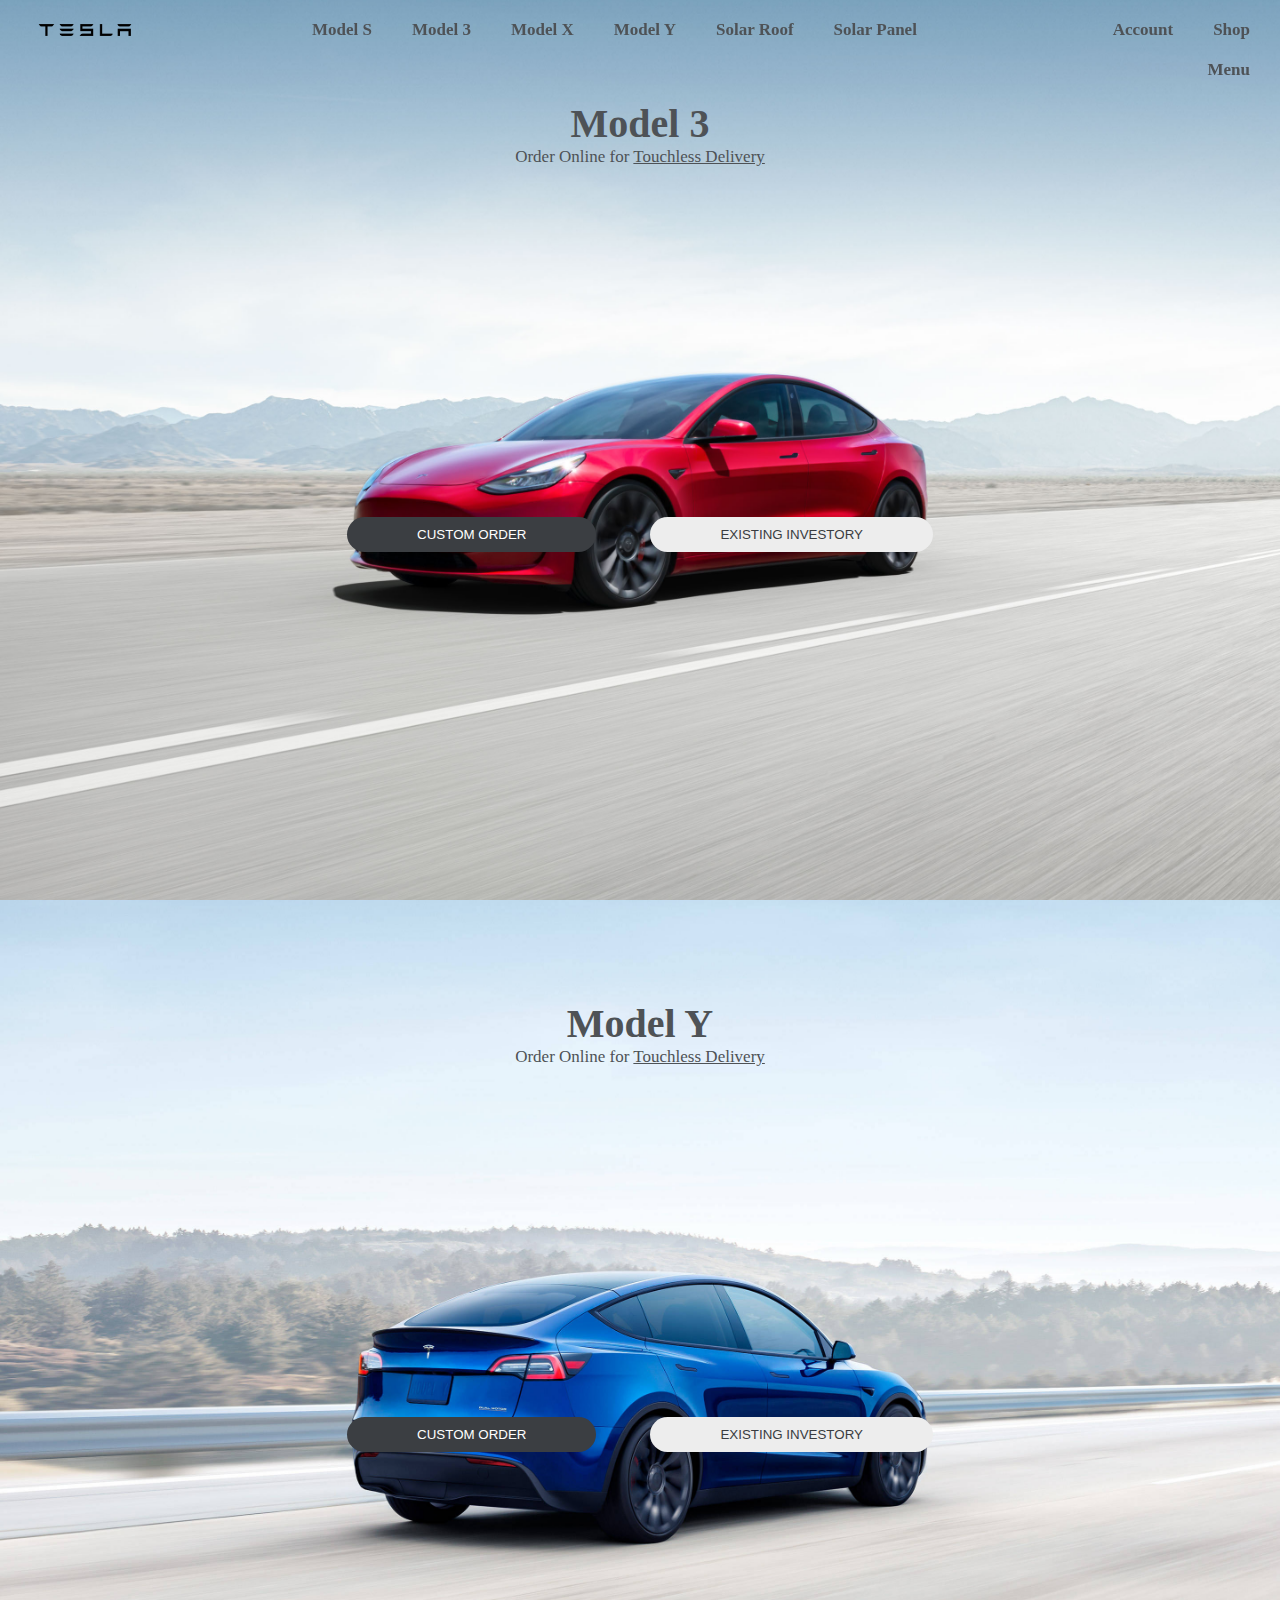
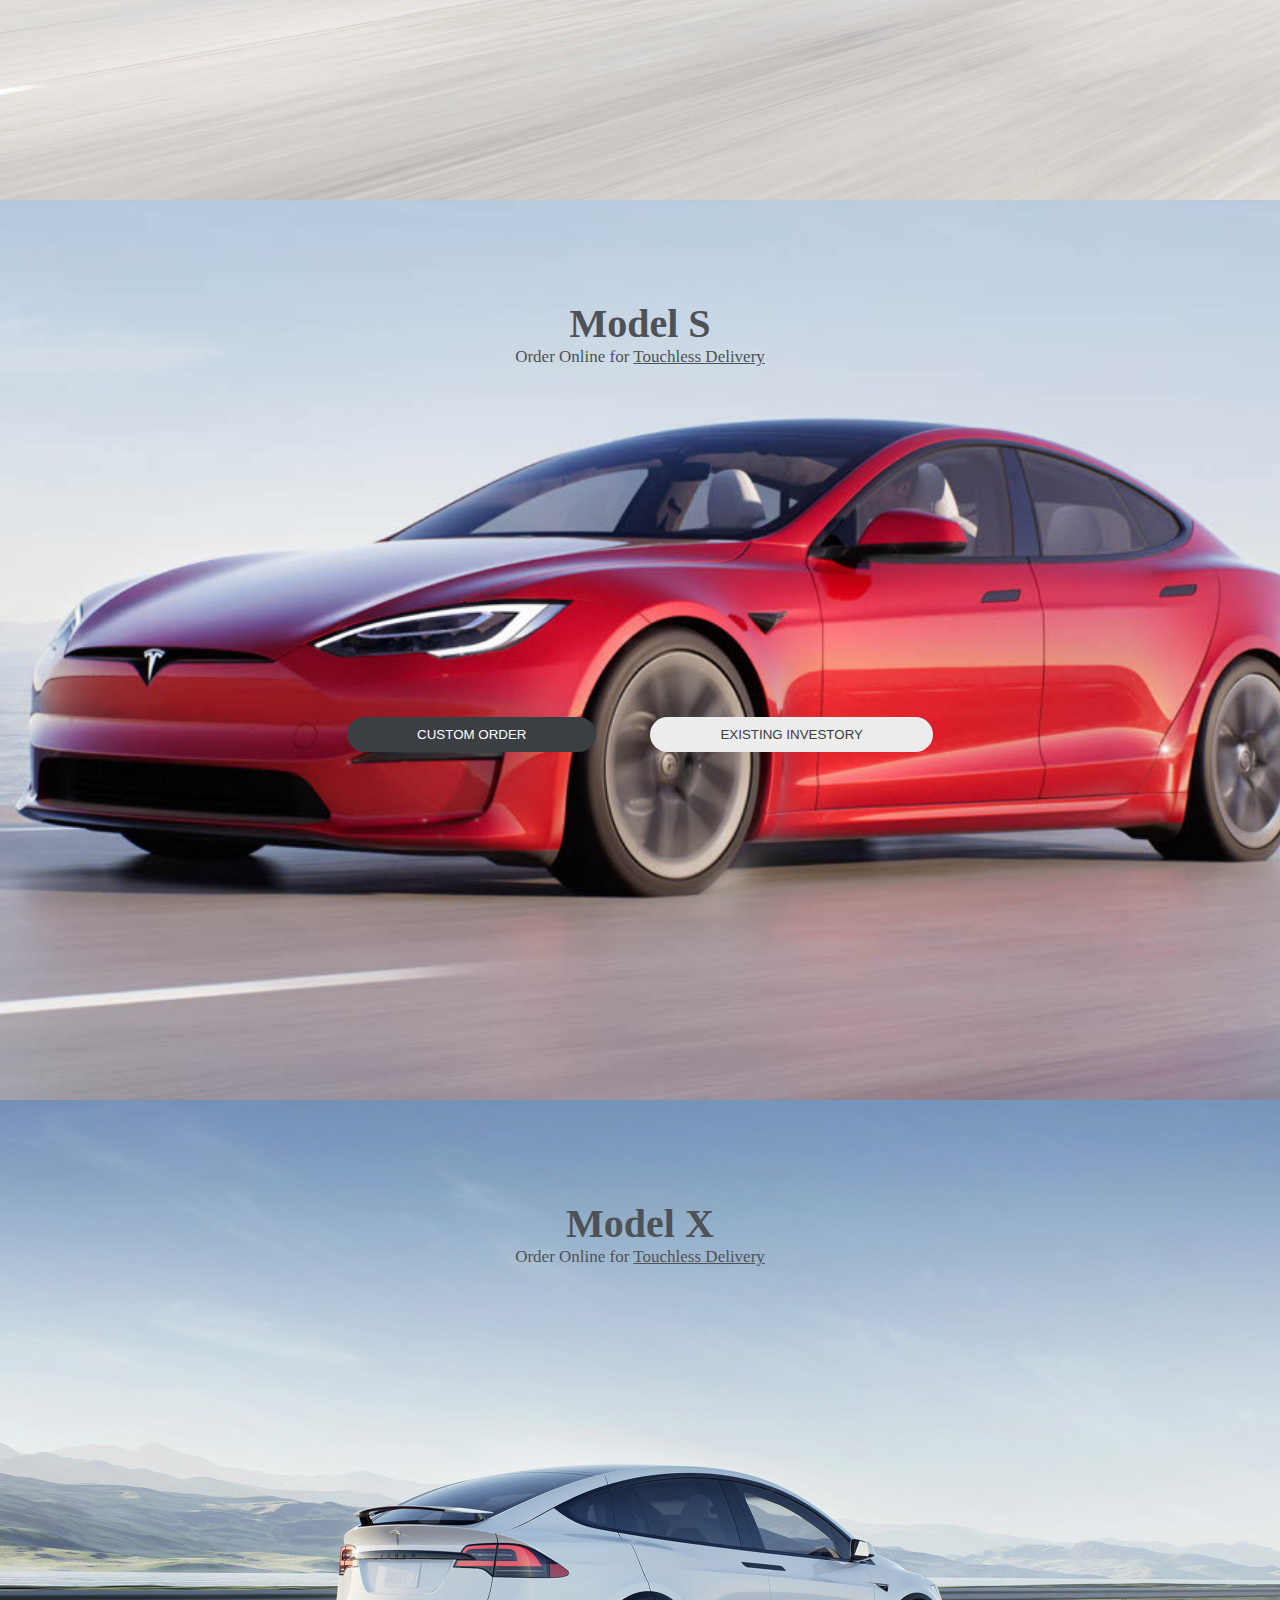
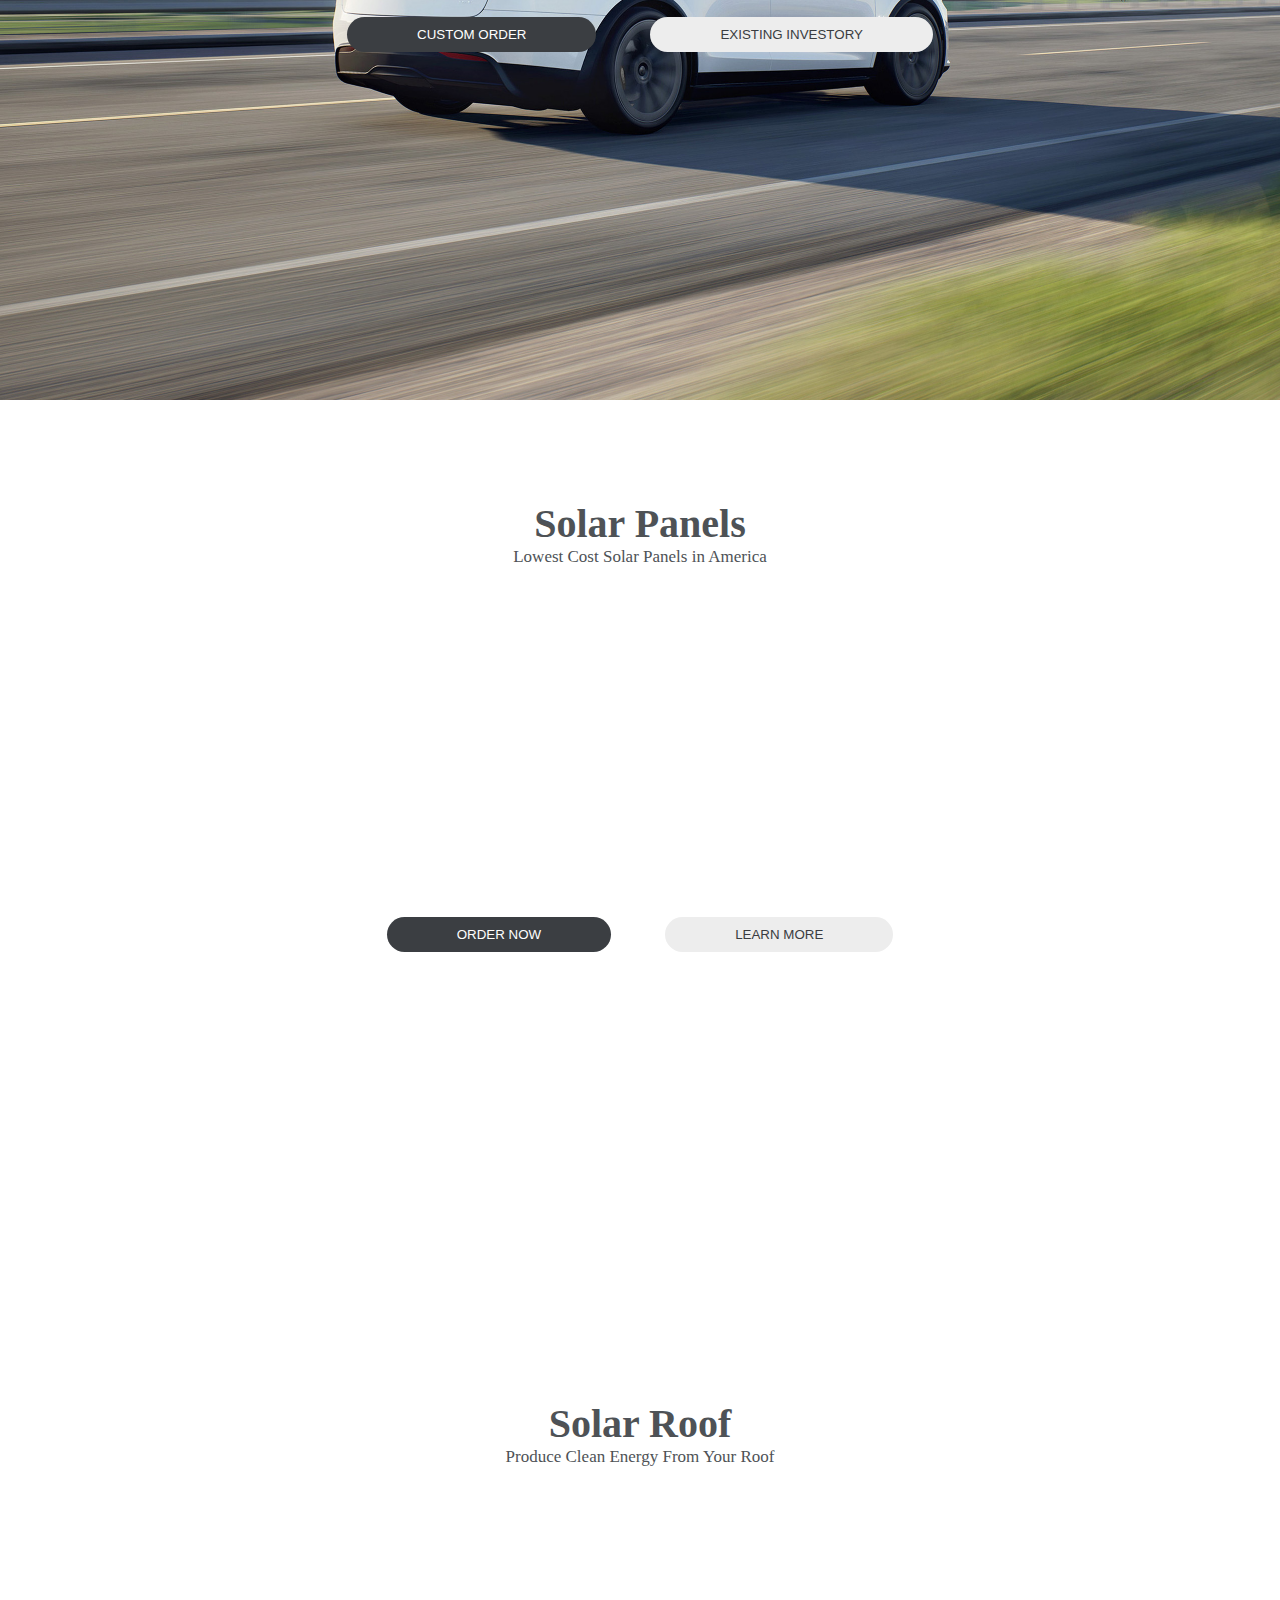
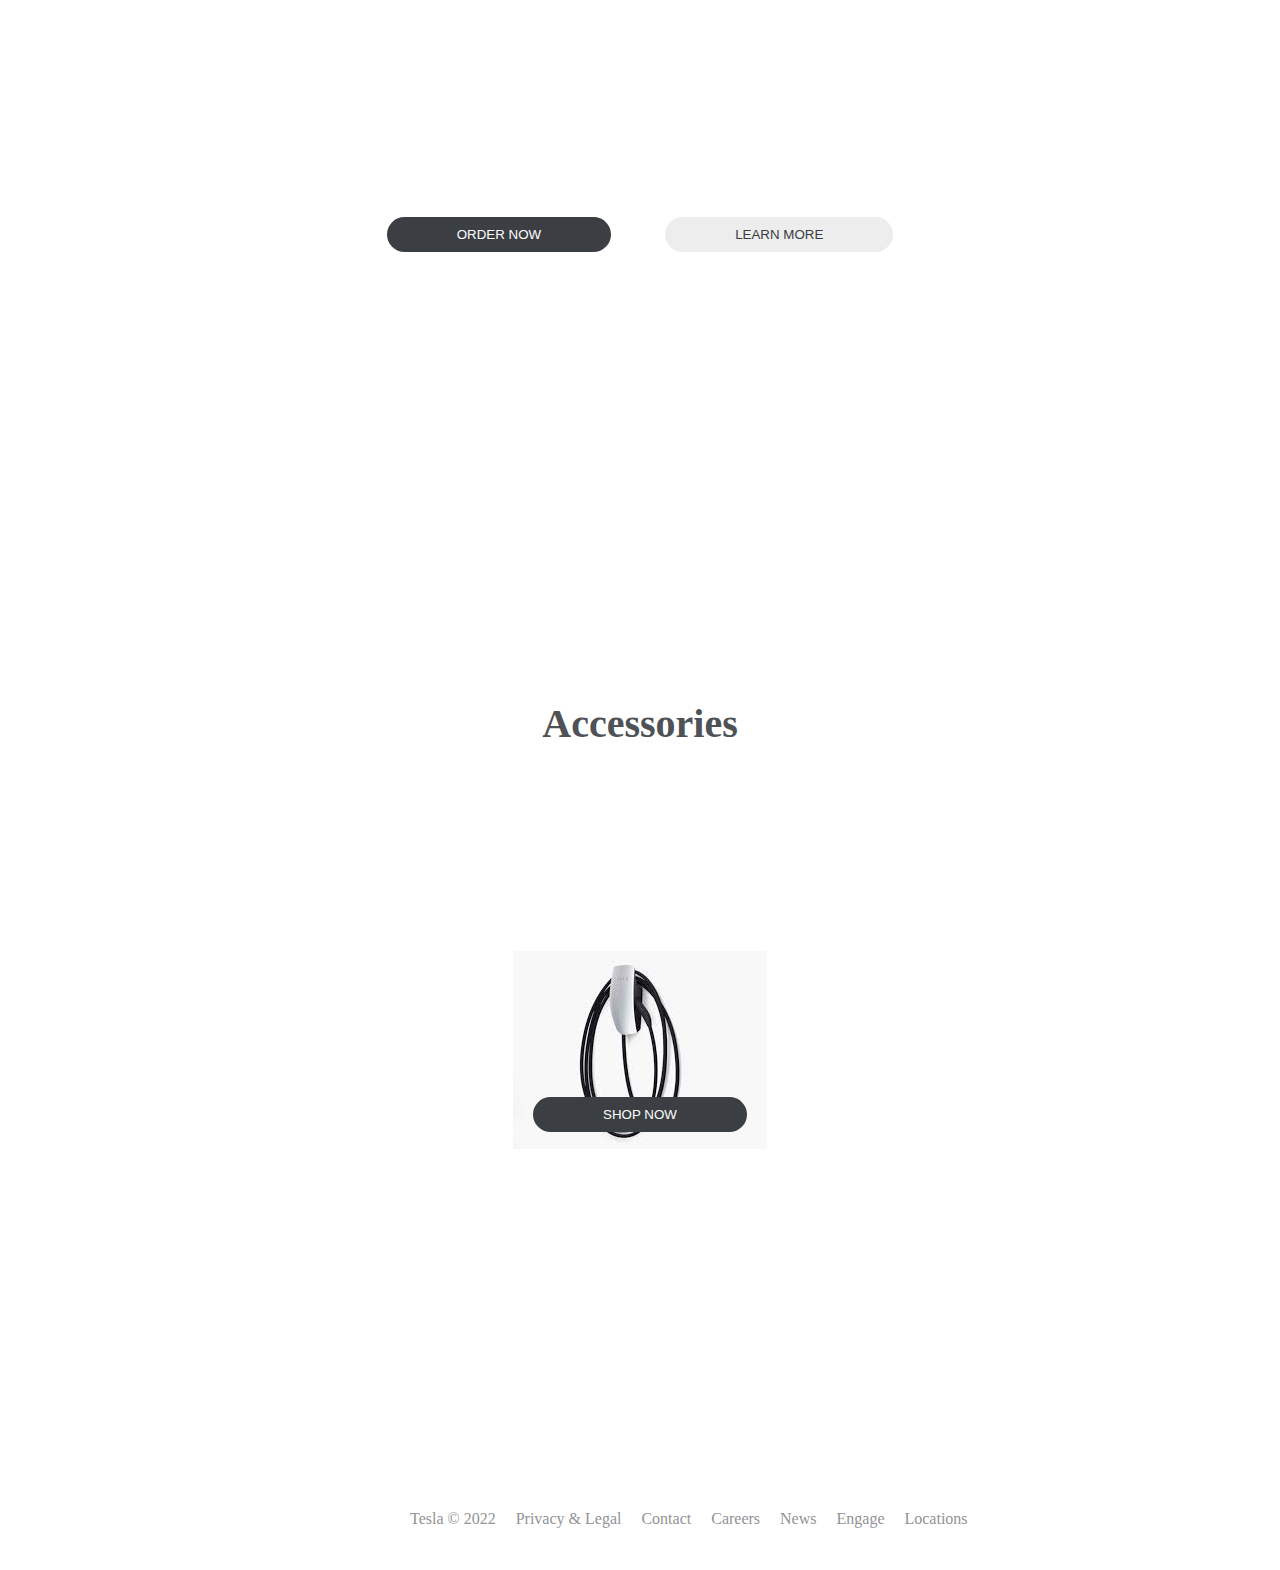
<file: index.html>
<!DOCTYPE html>
<html lang="en">
<head>
    <meta charset="UTF-8">
    <meta http-equiv="X-UA-Compatible" content="IE=edge">
    <meta name="viewport" content="width=device-width, initial-scale=1.0">
    <title>Basics Design</title>
    <link rel="stylesheet" href="style.css">
</head>
<body>
    <div class="container">
        <div class="menubar">
            <div class="logo">
                <img src="images/logo.png" alt="" width="120px">
            </div>
            <div class="middle-text">
                <ul>
                    <li><a href="#"><h1>Model S</h1></a></li>
                    <li><a href="#"><h1>Model 3</h1></a></li>
                    <li><a href="#"><h1>Model X</h1></a></li>
                    <li><a href="#"><h1>Model Y</h1></a></li>
                    <li><a href="#"><h1>Solar Roof</h1></a></li>
                    <li><a href="#"><h1>Solar Panel</h1></a></li>
                </ul>
            </div>
            <div class="right-text">
                <ul>
                    <li><a href="#">Shop</a></li>
                    <li><a href="index3.html">Account</a></li>
                    <li><a href="index4.html">Menu</a></li>
                </ul>
            </div>
        </div>

        <div class="bg1">
            <h1>Model 3</h1>
            <p>Order Online for <a href="#">Touchless Delivery</a></p>
            <div class="bg1in">
                <button class="btn1" title="Custom Order">CUSTOM ORDER</button>
                <button class="btn2" title="Existing Investory">EXISTING INVESTORY</button>
            </div>
        </div>
    </div>

    <div class="container2">
        <div class="bg1">
            <h1>Model Y</h1>
            <p>Order Online for <a href="#">Touchless Delivery</a></p>
            <div class="bg1in">
                <button class="btn1" title="Custom Order">CUSTOM ORDER</button>
                <button class="btn2" title="Existing Investory">EXISTING INVESTORY</button>
            </div>
        </div>
    </div>

    <div class="container3">
        <div class="bg1">
            <h1>Model S</h1>
            <p>Order Online for <a href="#">Touchless Delivery</a></p>
            <div class="bg1in">
                <button class="btn1" title="Custom Order">CUSTOM ORDER</button>
                <button class="btn2" title="Existing Investory">EXISTING INVESTORY</button>
            </div>
        </div>
    </div>

    <div class="container4">
        <div class="bg1">
            <h1>Model X</h1>
            <p>Order Online for <a href="#">Touchless Delivery</a></p>
            <div class="bg1in">
                <button class="btn1" title="Custom Order">CUSTOM ORDER</button>
                <button class="btn2" title="Existing Investory">EXISTING INVESTORY</button>
            </div>
        </div>
    </div>


    <div class="container5">
        <div class="bg1">
            <h1>Solar Panels</h1>
            <p>Lowest Cost Solar Panels in America
            </p>
            <div class="bg1in">
                <button class="btn1" title=" Order Now"> ORDER NOW</button>
                <button class="btn2" title="Learn More ">LEARN MORE </button>
            </div>
        </div>
    </div>

    <div class="container6">
        <div class="bg1">
            <h1>Solar Roof</h1>
            <p>Produce Clean Energy From Your Roof
            </p>
            <div class="bg1in">
                <button class="btn1" title=" Order Now"> ORDER NOW</button>
                <button class="btn2" title="Learn More ">LEARN MORE </button>
            </div>
        </div>
    </div>


    <div class="container7">
        <div class="bg1">
            <h1>Accessories</h1>
            <div class="bg1in">
                <button class="btn1" title=" Shop Now"> SHOP NOW</button>
            </div>
        </div>
    </div>

    <footer>
        <ul>
            <li><a href="#">Tesla &copy; 2022</a></li>
            <li><a href="#">Privacy & Legal</a></li>
            <li><a href="#">Contact</a></li>
            <li><a href="#">Careers</a></li>
            <li><a href="#">News</a></li>
            <li><a href="#">Engage</a></li>
            <li><a href="#">Locations</a></li>
        </ul>
    </footer>
</body>
</html>
</file>
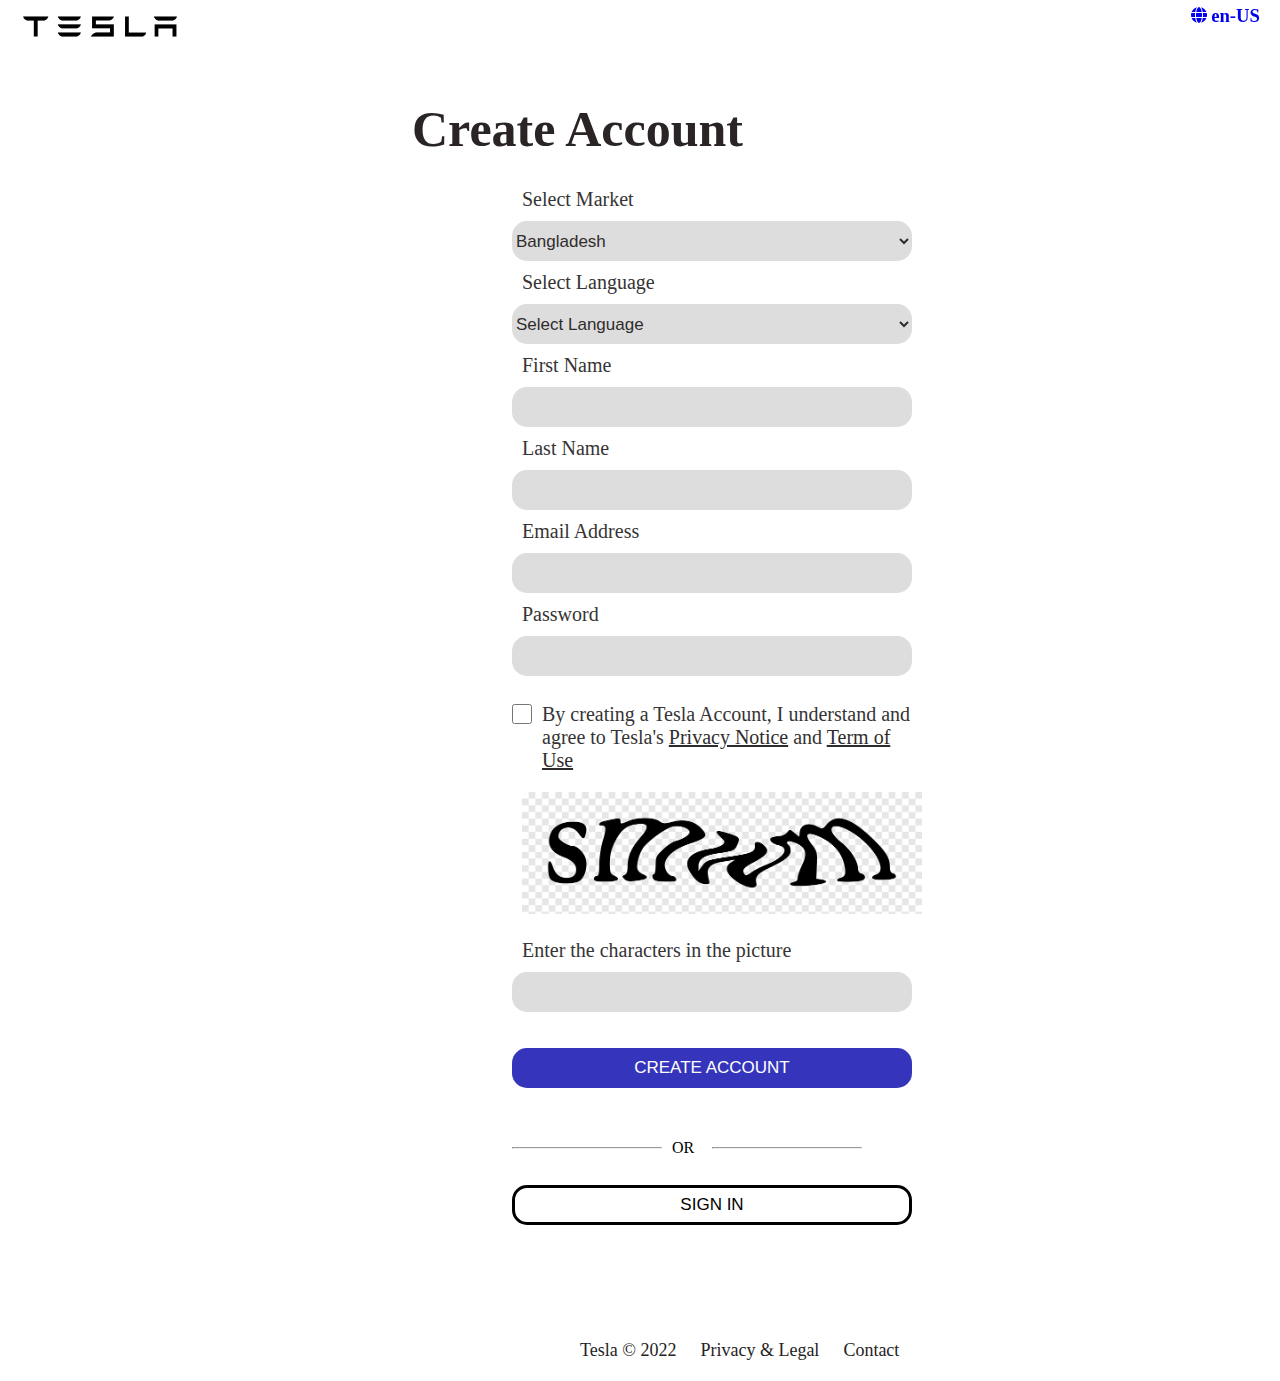
<file: index2.html>
<!DOCTYPE html>
<html lang="en">
<head>
    <meta charset="UTF-8">
    <meta http-equiv="X-UA-Compatible" content="IE=edge">
    <meta name="viewport" content="width=device-width, initial-scale=1.0">
    <title>Contact</title>
    <link rel="stylesheet" href="style2.css">
    <link rel="stylesheet" href="https://cdnjs.cloudflare.com/ajax/libs/font-awesome/6.0.0-beta3/css/all.min.css">
</head>
<body>
    <div class="contact">
        <div class="side">
            <div class="left">
                <a href="index.html"><img src="images/secondlogo.png" alt="" width="200px"></a>
            </div>
            <div class="right">
                <a href="index.html">
                    <i class="fas fa-globe"></i>
                    <h3>en-US</h3>
                </a>
            </div>
        </div>

        <form action="">
            <div class="myform">
                <h2>Create Account</h2>

                <label for="cn">Select Market</label>
                <select name="" id="cn">
                    <optgroup label="Asia">
                        <option value="Bangladesh">Bangladesh</option>
                        <option value="India">India</option>
                        <option value="Pakistan">Pakistan</option>
                        <option value="Srilanka">Srilanka</option>
                    </optgroup>
                    <optgroup label="North America">
                        <option value="">United States</option>
                        <option value="">Canada</option>
                        <option value="">Maxico</option>
                    </optgroup>
                    <optgroup label="Europe">
                        <option value="Belgium">Belgium</option>
                        <option value="Danmark">Danmark</option>
                        <option value="France">France</option>
                        <option value="Nederland">Nederland</option>
                        <option value="Italia">Italia</option>
                    </optgroup>
                </select>
    
    
                <label for="lg">Select Language</label>
                <select name="" id="lg">
                    <option value="">Select Language</option>
                    <option value="">English</option>
                    <option value="">Bangla</option>
                    <option value="">Hindi</option>
                </select>
    
                <label for="fname">First Name</label>
                <input type="text" name="" id="fname">
    
                <label for="lname">Last Name</label>
                <input type="text" name="" id="lname">
    
                <label for="email">Email Address</label>
                <input type="email" name="" id="email">
    
                <label for="pass">Password</label>
                <input type="password" name="" id="">
                <br><br>
    
    
    
                <input type="checkbox" name="" id="check">
                <label class="check" for="check">By creating a Tesla Account, I understand and agree to Tesla's  <a href="index.html">Privacy Notice</a> and <a href="index.html">Term of Use</a></label>
                <label for=""><img src="images/cap.png" alt="" width="400px"></label>
                <label for="cap">Enter the characters in the picture</label>
                <input type="text" name="" id="cap">
                <br><br><br>
    
                <input type="button" value="CREATE ACCOUNT">
                <br><br><br><br>
    
                <div class="division">
                    <div class="first">
                        <hr>
                    </div> 
                    <p>OR</p> 
                    
                    <div class="second">
                        <hr>
                    </div>
                </div>
    
                <br><br>
                <div class="btn-last">
                   <a href="index3.html"> <input type="button" value="SIGN IN"></a>
                </div>
            </div>
            
        </form>

    </div>

    <footer>
        <div class="myfooter">
            <a href="#">Tesla &copy; 2022</a>
            <a href="#">Privacy & Legal</a>
            <a href="#">Contact</a>
        </div>
    </footer>
</body>
</html>
</file>
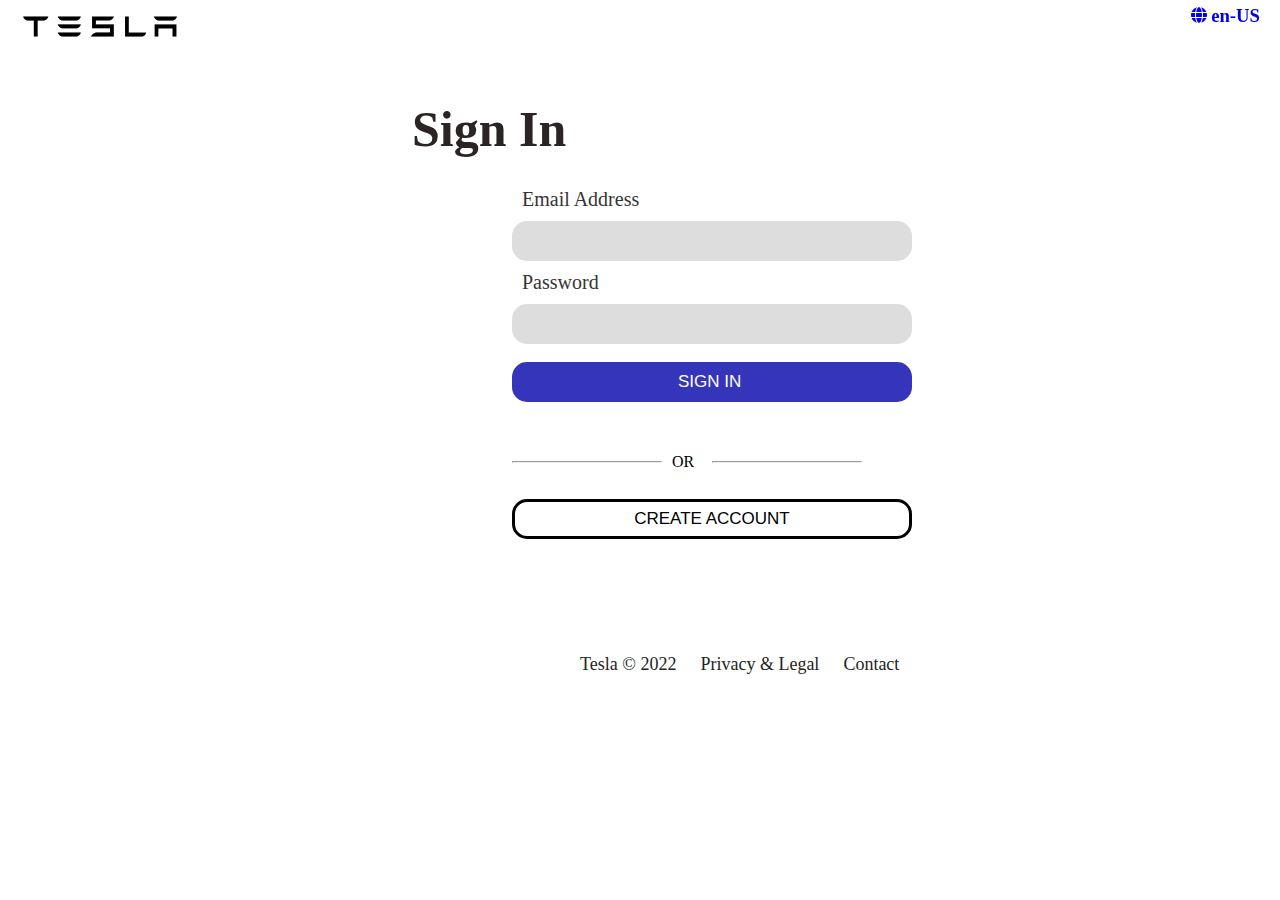
<file: index3.html>
<!DOCTYPE html>
<html lang="en">
<head>
    <meta charset="UTF-8">
    <meta http-equiv="X-UA-Compatible" content="IE=edge">
    <meta name="viewport" content="width=device-width, initial-scale=1.0">
    <title>Contact</title>
    <link rel="stylesheet" href="style2.css">
    <link rel="stylesheet" href="https://cdnjs.cloudflare.com/ajax/libs/font-awesome/6.0.0-beta3/css/all.min.css">
</head>
<body>
    <div class="contact">
        <div class="side">
            <div class="left">
                <a href="index.html"><img src="images/secondlogo.png" alt="" width="200px"></a>
            </div>
            <div class="right">
                <a href="index.html">
                    <i class="fas fa-globe"></i>
                    <h3>en-US</h3>
                </a>
            </div>
        </div>

        <form action="">
            <div class="myform">
                <h2>Sign In</h2>
                <label for="email">Email Address</label>
                <input type="email" name="" id="email">
    
                <label for="pass">Password</label>
                <input type="password" name="" id="">
                <br><br>
    
    
    
    
                <input type="button" value="SIGN IN ">
                <br><br><br><br>
    
                <div class="division">
                    <div class="first">
                        <hr>
                    </div> 
                    <p>OR</p> 
                    
                    <div class="second">
                        <hr>
                    </div>
                </div>
    
                <br><br>
                <div class="btn-last">
                    <a href="index2.html"><input type="button" value="CREATE ACCOUNT"></a>
                </div>
            </div>
            
        </form>

    </div>

    <footer>
        <div class="myfooter">
            <a href="#">Tesla &copy; 2022</a>
            <a href="#">Privacy & Legal</a>
            <a href="#">Contact</a>
        </div>
    </footer>
</body>
</html>
</file>
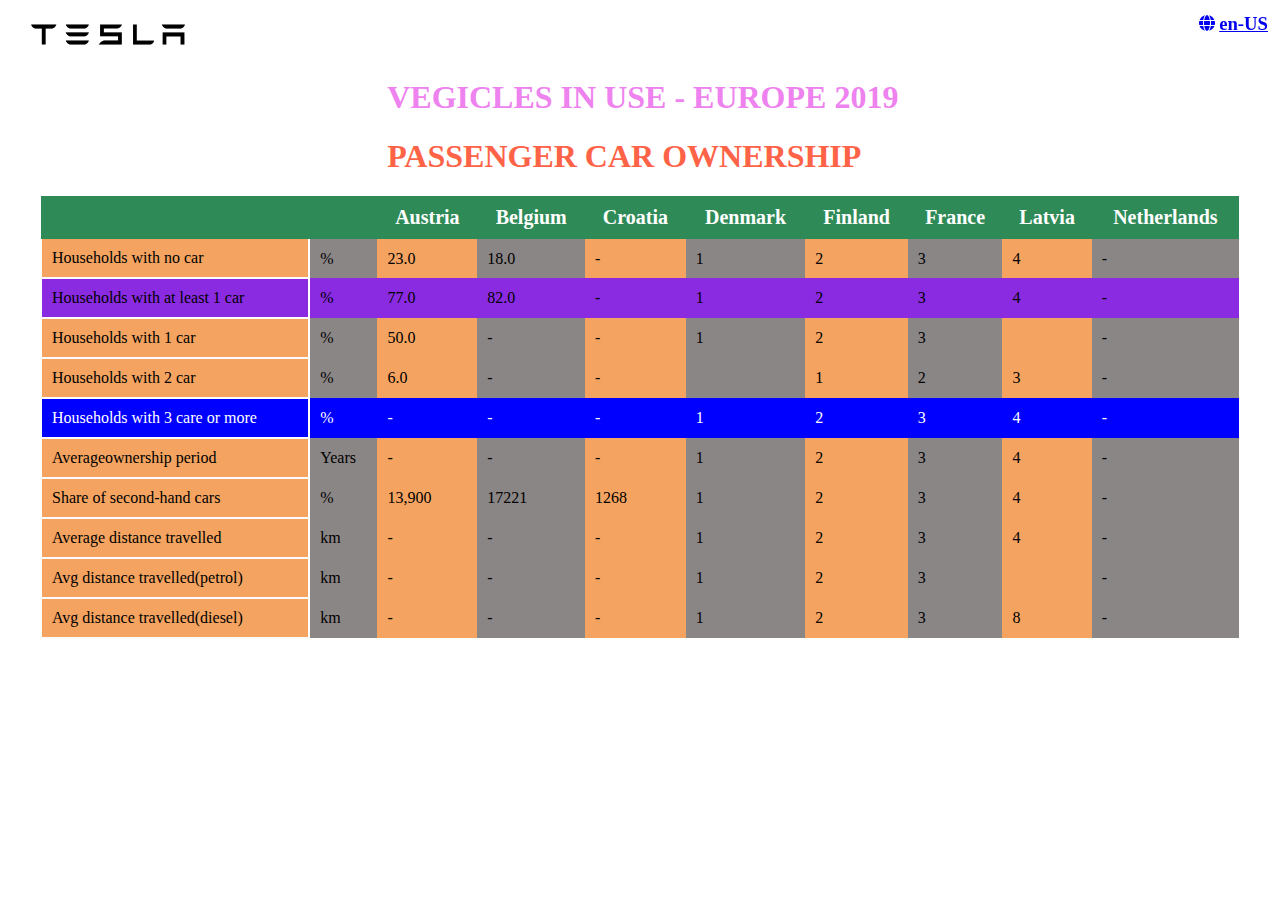
<file: index4.html>
<!DOCTYPE html>
<html lang="en">
<head>
    <meta charset="UTF-8">
    <meta http-equiv="X-UA-Compatible" content="IE=edge">
    <meta name="viewport" content="width=device-width, initial-scale=1.0">
    <title>Table</title>
    <link rel="stylesheet" href="style4.css">
    <link rel="stylesheet" href="https://cdnjs.cloudflare.com/ajax/libs/font-awesome/6.0.0-beta3/css/all.min.css">
</head>
<body>

    <div class="side">
        <div class="left">
            <a href="index.html"><img src="images/secondlogo.png" alt="" width="200px"></a>
        </div>
        <div class="right">
            <a href="index.html">
                <i class="fas fa-globe"></i>
                <h3>en-US</h3>
            </a>
        </div>
    </div>


    
    <div class="total">
        <h1 class="first">VEGICLES IN USE - EUROPE 2019</h1>
        <h1 class="second">PASSENGER CAR OWNERSHIP</h1>
        <table>
            <tr>
                <th></th>
                <th></th>
                <th>Austria</th>
                <th>Belgium</th>
                <th>Croatia</th>
                <th>Denmark</th>
                <th>Finland</th>
                <th>France</th>
                <th>Latvia</th>
                <th>Netherlands</th>
            </tr>
            <tr>
                <td>Households with no car</td>
                <td>%</td>
                <td>23.0</td>
                <td>18.0</td>
                <td>-</td>
                <td>1</td>
                <td>2</td>
                <td>3</td>
                <td>4</td>
                <td>-</td>
            </tr>
    
            <tr >
                <td style="background-color: blueviolet;">Households with at least 1 car</td>
                <td style="background-color: blueviolet;">%</td>
                <td style="background-color: blueviolet;">77.0</td>
                <td style="background-color: blueviolet;">82.0</td>
                <td style="background-color: blueviolet;">-</td>
                <td style="background-color: blueviolet;">1</td>
                <td style="background-color: blueviolet;">2</td>
                <td style="background-color: blueviolet;">3</td>
                <td style="background-color: blueviolet;">4</td>
                <td style="background-color: blueviolet;">-</td>
                
            </tr>
    
            <tr>
                <td> Households with 1 car</td>
                <td>%</td>
                <td>50.0</td>
                <td>-</td>
                <td>-</td>
                <td>1</td>
                <td>2</td>
                <td>3</td>
                <td></td>
                <td>-</td>
            </tr>
    
            <tr>
                <td>Households with 2 car</td>
                <td>%</td>
                <td>6.0</td>
                <td>-</td>
                <td>-</td>
                <td></td>
                <td>1</td>
                <td>2</td>
                <td>3</td>
                <td>-</td>
            </tr>
    
            <tr>
                <td style="background-color: blue; color: #fff;">Households with 3 care or more</td>
                <td style="background-color: blue; color: #fff;">%</td>
                <td style="background-color: blue; color: #fff;">-</td>
                <td style="background-color: blue; color: #fff;">-</td>
                <td style="background-color: blue; color: #fff;">-</td>
                <td style="background-color: blue; color: #fff;">1</td>
                <td style="background-color: blue; color: #fff;">2</td>
                <td style="background-color: blue; color: #fff;">3</td>
                <td style="background-color: blue; color: #fff;">4</td>
                <td style="background-color: blue; color: #fff;">-</td>
            </tr>
    
            <tr>
                <td>Averageownership period</td>
                <td>Years</td>
                <td>-</td>
                <td>-</td>
                <td>-</td>
                <td>1</td>
                <td>2</td>
                <td>3</td>
                <td>4</td>
                <td>-</td>
            </tr>
    
            <tr>
                <td>Share of second-hand cars</td>
                <td>%</td>
                <td>13,900</td>
                <td>17221</td>
                <td>1268</td>
                <td>1</td>
                <td>2</td>
                <td>3</td>
                <td>4</td>
                <td>-</td>
            </tr>
    
            <tr>
                <td>Average distance travelled</td>
                <td>km</td>
                <td>-</td>
                <td>-</td>
                <td>-</td>
                <td>1</td>
                <td>2</td>
                <td>3</td>
                <td>4</td>
                <td>-</td>
            </tr>
    
            <tr>
                <td>Avg distance travelled(petrol)</td>
                <td>km</td>
                <td>-</td>
                <td>-</td>
                <td>-</td>
                <td>1</td>
                <td>2</td>
                <td>3</td>
                <td></td>
                <td>-</td>
            </tr>
    
            <tr>
                <td>Avg distance travelled(diesel)</td>
                <td>km</td>
                <td>-</td>
                <td>-</td>
                <td>-</td>
                <td>1</td>
                <td>2</td>
                <td>3</td>
                <td>8</td>
                <td>-</td>
            </tr>
        </table>
    </div>
</body>
</html>
</file>
<file: style.css>
*{
    margin: 0;
    padding: 0;
    box-sizing: border-box;
}
.bg1in{
    margin-top: 350px;
}
.btn1{
    background: #3B3E42;
    color: #fff;
    padding: 10px 70px;
    border-radius: 20px;
    border: none;
    cursor: pointer;
}

abbr{
    text-decoration: none;
}
.btn2{
    background: #EDEDED;
    color: #393C41;
    padding: 10px 70px;
    border-radius: 20px;
    border: none;
    margin-left: 50px;
    cursor: pointer;
}


.bg1{
    text-align: center;
    padding: 100px 0px;
}


.bg1 h1{
    font-size: 40px;
    color: #4E5256;
}


.bg1 p{
    font-size: 17px;
    color: #4E5256;
}

.bg1 a{
    color: #4E5256;
}




.container{
    width: 100%;
    height: 100vh;
    background: url("images/desktop_model.jpg");
    background-size: cover;
    background-position: center;
}
.menubar{
    width: 100%;
    position: fixed;
}
.menubar .logo{
    width: 15%;
    float: left;
}
.menubar .logo img{
    margin-top: -10px;
    margin-left: 25px;
}
.menubar .middle-text{
    width: 65%;
    float:left;
    margin-left: 100px;
}
.menubar .middle-text ul {

}
.menubar .middle-text h1{
    font-size: 17px;
    color: #4E5256;
}
.menubar .middle-text ul li{
    list-style-type: none;
    float: left;
    padding: 20px;
}
.menubar .middle-text ul li a{
    text-decoration: none;

    
}
.menubar .middle-text ul h1:hover{
    background-color: #7D8088;
    border-radius: 10px;
    transition: 1s ease-in-out;
}
.menubar .right-text{
    width: 20%;
    float: right;
    margin-top: -50px;
}

.menubar .right-text ul{

}

.menubar .right-text ul li{
    list-style-type: none;
    float: right;
    padding: 10px;
    margin-right: 20px;
}
.menubar .right-text ul li a{
    text-decoration: none;
    font-size: 17px;
    color: #4E5256;
    font-weight: bold;
    font-family: 'Times New Roman', Times, serif;
}
.menubar .right-text ul li a:hover{
    background-color: #7D8088;
    border-radius: 10px;
    transition: 1s ease-in-out;
}



.container2{
    width: 100%;
    height: 100vh;
    background: url("images/2.jpg");
    background-position: center;
    background-size: cover;
}

.container3{
    width: 100%;
    height: 100vh;
    background: url("images/3.jpg");
    background-position: center;
    background-size: cover;
}

.container4{
    width: 100%;
    height: 100vh;
    background: url("images/4.jpg");
    background-position: center;
    background-size: cover;
}


.container5{
    width: 100%;
    height: 100vh;
    background: url("https://tesla-cdn.thron.com/delivery/public/image/tesla/45992f1c-a33a-4a04-b1f0-338aff182f8e/bvlatuR/std/2880x1800/_25-Hero-D");
    background-repeat: no-repeat;
    background-size: cover;
    background-position: center;
}



.container6{
    width: 100%;
    height: 100vh;
    background: url("https://www.tesla.com/sites/default/files/solarroof/v3/design/solar-roof_design_D.jpg");
    background-repeat: no-repeat;
    background-size: cover;
    background-position: center;
}

.container7{
    width: 100%;
    height: 100vh;
    background: url("images/7.jpg");
    background-repeat: no-repeat;
    background-position: center;
}


footer{
    margin-left: 400px;
    margin-bottom: 70px;
}
footer ul{

}
footer ul li{
    list-style-type: none;
    float: left;
}
footer ul li a{
    text-decoration: none;
    color: #929396;
    padding: 10px;
    
    display: block;
}
</file>
<file: style2.css>
*{
    margin: 0;
    padding: 0;
    box-sizing: border-box;
}
a{
    text-decoration: none;
}
.contact{
    width: 100%;
}
.contact .side{
    width: 100%;
    position: fixed;
}
.contact .left img{
    margin-top: -40px;
}
.contact .side .right{
    margin-top: -90px;
    margin-right: 20px;
    float: right;
}
.contact .right h3{
    margin-top: -20px;
    margin-left: 20px;
}
.myform{
    padding: 100px 0px;
}
form{
    margin-left: 40%;
}
form h2{
    font-size: 50px;
    margin-left: -100px;
    margin-bottom: 20px;
    color: rgb(43, 36, 36);
}
label{
    display: block;
    font-size: 20px;
    padding: 10px;
    color: rgb(54, 52, 52);
}

select, input{
    width: 400px;
    height: 40px;
    border-radius: 15px;
    border: none;
    outline: none;
    background-color: #ddd;
    font-size: 17px;
    color: rgb(48, 44, 44);
}
input[type="checkbox"]{
    width: 20px;
    
}
form .check{
    width: 400px;
    margin-top: -45px;
    margin-left: 20px;
}
form .check a{
    text-decoration: underline;
    color: rgb(48, 44, 44);
}
form input[type="button"]{
    background-color: rgb(53, 53, 187);
    color: #fff;
    margin-bottom: 5px;
    cursor: pointer;
}
form input[type="button"]:hover{
    background-color: rgb(39, 1, 252);
}
.division  hr{
    width: 150px;  
}
.division p{
    margin-left: 160px;
    margin-top: -10px;
}
.division .second hr{
    margin-left: 200px;
    margin-top: -10px;
}
form .btn-last input[type="button"]{
    background-color: #fff;
    border: 3px solid #000;
    color: #000;
    margin-bottom: 15px;
    cursor: pointer;
}
form .btn-last input[type="button"]:hover{
    background-color: #000;
    color: #fff;
}
footer{
    margin-left: 570px;
    margin-bottom: 20px;
}
footer a{
    
    padding: 20px 10px;
    color: rgb(37, 35, 35);
    font-size: 18px;
}
footer a:hover{
    text-decoration: underline;
}
</file>
<file: style4.css>
table{
    width: 1200px;
    margin: 0 auto;
    border-collapse: collapse;
}
.side{
    width: 100%;
    position: fixed;
}
.left img{
    margin-top: -40px;
}
.side .right{
    margin-top: -90px;
    margin-right: 20px;
    float: right;
}
.right h3{
    margin-top: -20px;
    margin-left: 20px;
}

.total{
    padding: 50px 0px;
}



.first{
    color: violet;
    margin-left: 30%;
}
.second{
    margin-left: 30%;
    color: tomato;
}
tr,td,th{
   
    padding: 10px ;
}
td:first-child{
    border-right: 2px solid rgb(255, 255, 255);
    border-left: 2px solid rgb(255, 255, 255);
    border-bottom: 2px solid rgb(252, 252, 252);
}
td:nth-child(even){
    background-color: rgb(139, 134, 134);
}
th{
    background-color:seagreen;
    color: #fff;
    font-size: 20px;
}
td:nth-child(odd){
    background-color: sandybrown;
}
</file>
